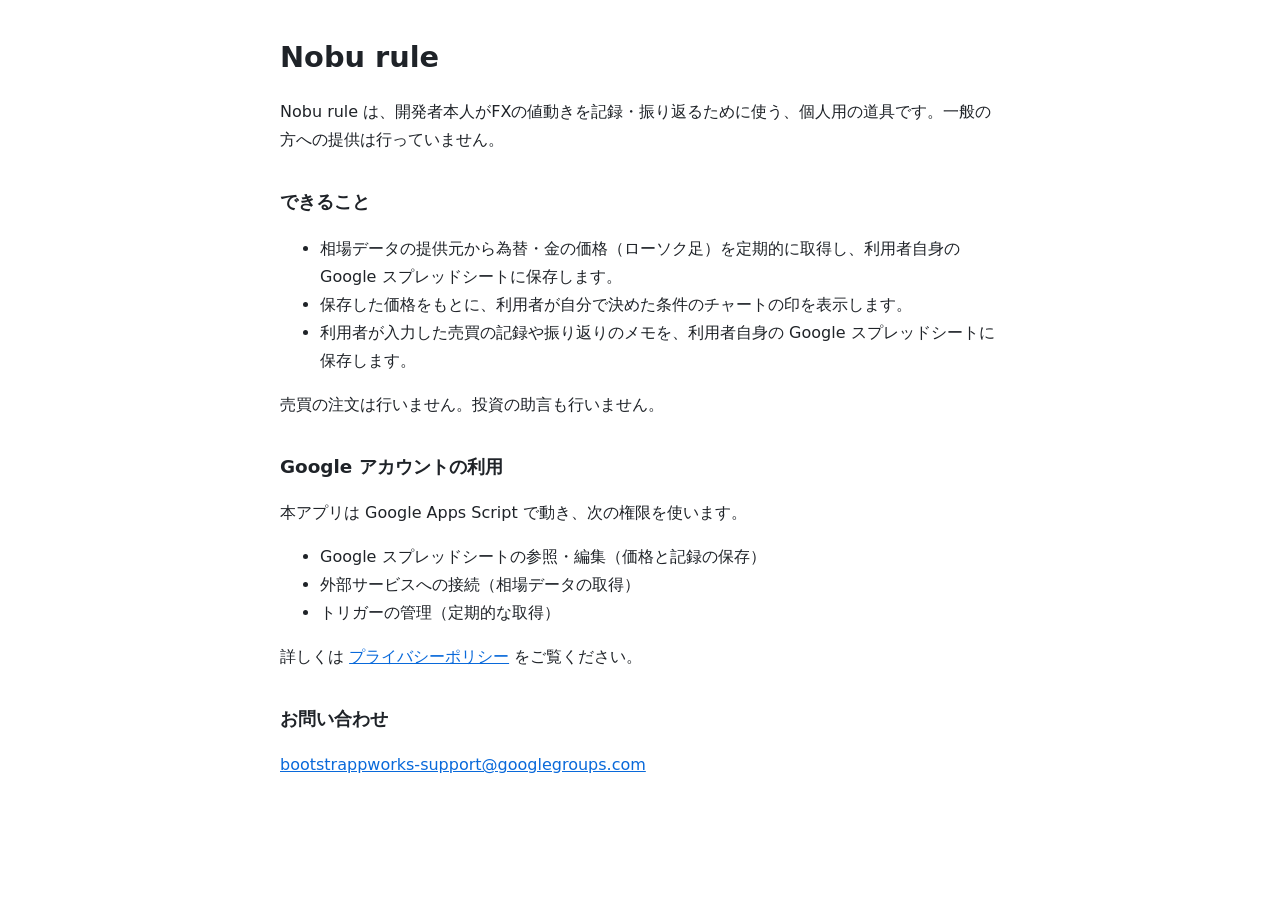
<file: index.html>
<!doctype html>
<html lang="ja">
<head>
<meta charset="utf-8">
<meta name="viewport" content="width=device-width, initial-scale=1">
<title>Nobu rule</title>
<link rel="stylesheet" href="style.css">
</head>
<body>
<main>
  <h1>Nobu rule</h1>
  <p>Nobu rule は、開発者本人がFXの値動きを記録・振り返るために使う、個人用の道具です。一般の方への提供は行っていません。</p>

  <h2>できること</h2>
  <ul>
    <li>相場データの提供元から為替・金の価格（ローソク足）を定期的に取得し、利用者自身の Google スプレッドシートに保存します。</li>
    <li>保存した価格をもとに、利用者が自分で決めた条件のチャートの印を表示します。</li>
    <li>利用者が入力した売買の記録や振り返りのメモを、利用者自身の Google スプレッドシートに保存します。</li>
  </ul>
  <p>売買の注文は行いません。投資の助言も行いません。</p>

  <h2>Google アカウントの利用</h2>
  <p>本アプリは Google Apps Script で動き、次の権限を使います。</p>
  <ul>
    <li>Google スプレッドシートの参照・編集（価格と記録の保存）</li>
    <li>外部サービスへの接続（相場データの取得）</li>
    <li>トリガーの管理（定期的な取得）</li>
  </ul>
  <p>詳しくは <a href="privacy.html">プライバシーポリシー</a> をご覧ください。</p>

  <h2>お問い合わせ</h2>
  <p><a href="mailto:bootstrappworks-support@googlegroups.com">bootstrappworks-support@googlegroups.com</a></p>
</main>
</body>
</html>
</file>
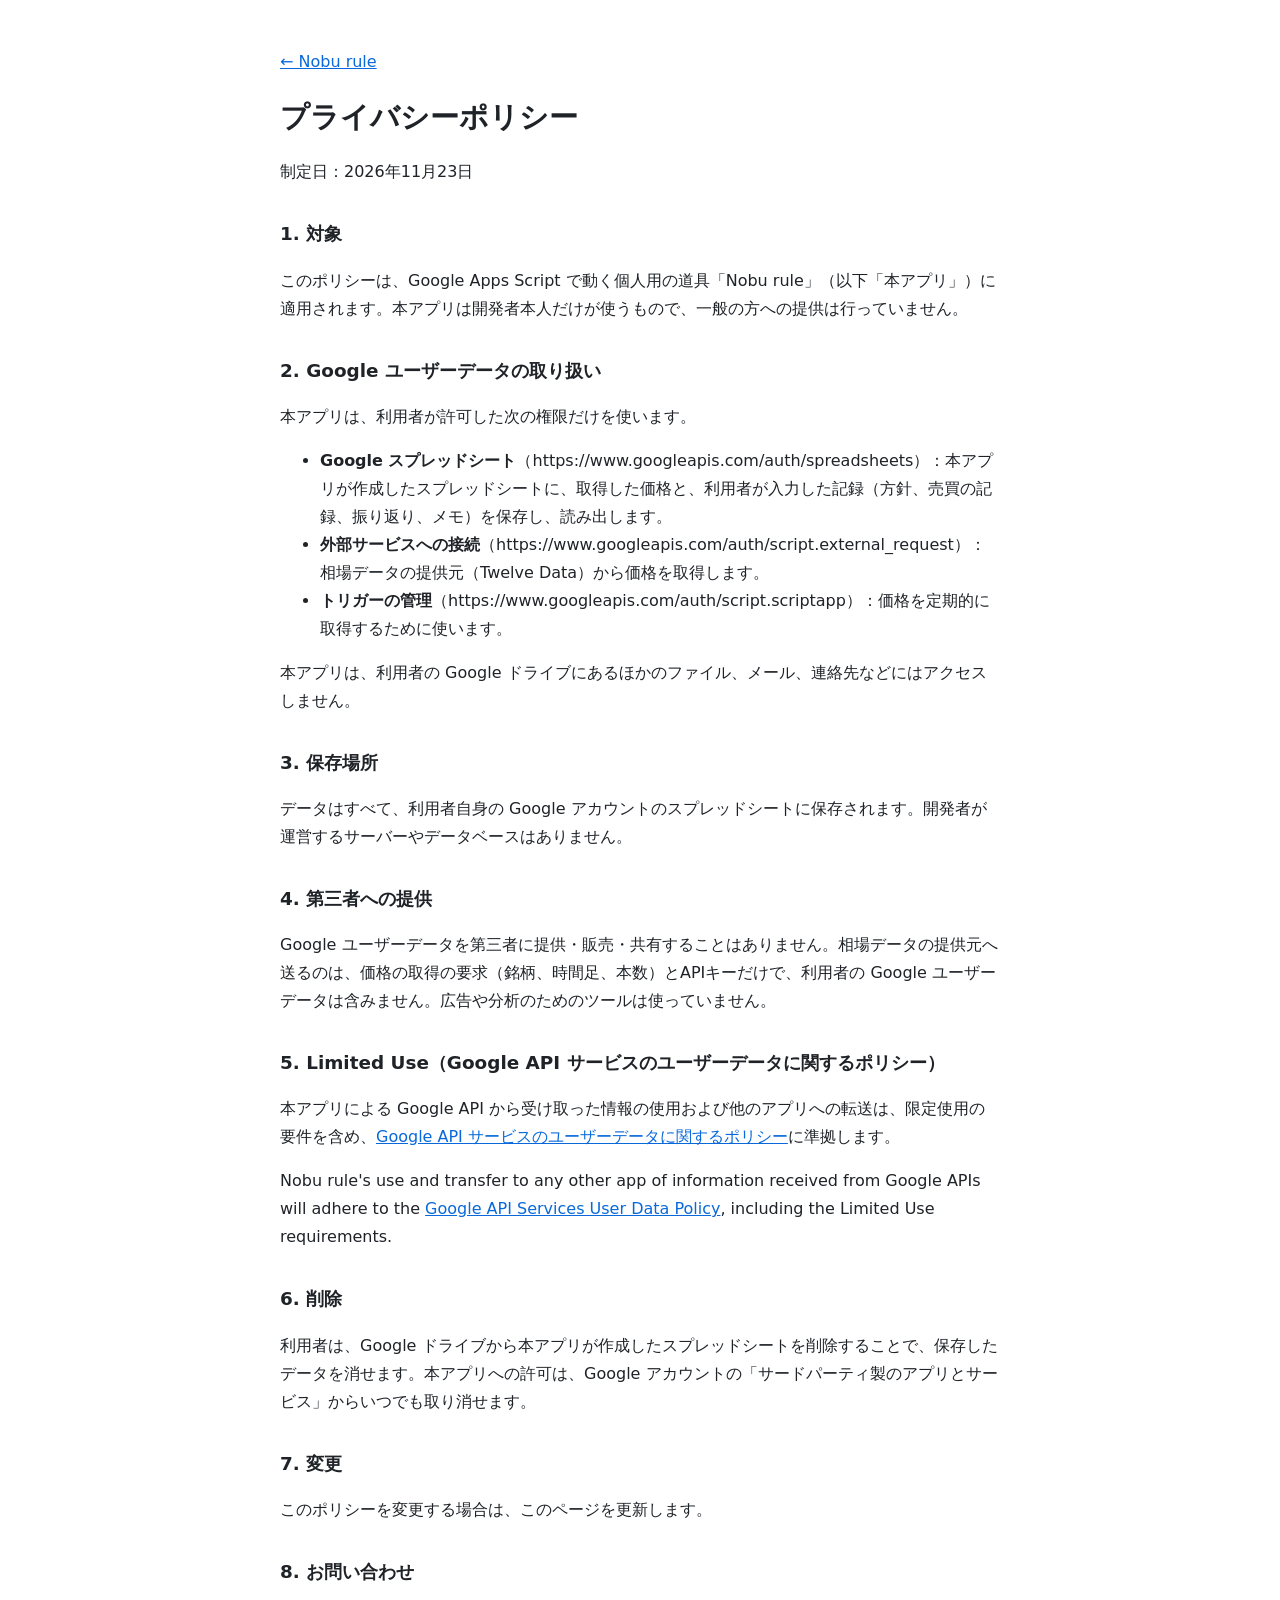
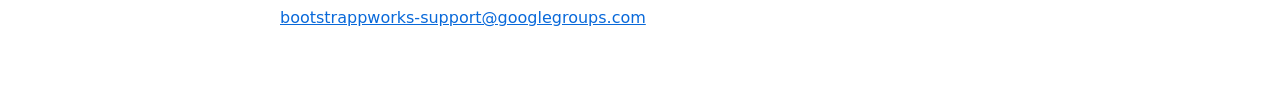
<file: privacy.html>
<!doctype html>
<html lang="ja">
<head>
<meta charset="utf-8">
<meta name="viewport" content="width=device-width, initial-scale=1">
<title>Nobu rule プライバシーポリシー</title>
<link rel="stylesheet" href="style.css">
</head>
<body>
<main>
  <p><a href="index.html">← Nobu rule</a></p>
  <h1>プライバシーポリシー</h1>
  <p>制定日：2026年11月23日</p>

  <h2>1. 対象</h2>
  <p>このポリシーは、Google Apps Script で動く個人用の道具「Nobu rule」（以下「本アプリ」）に適用されます。本アプリは開発者本人だけが使うもので、一般の方への提供は行っていません。</p>

  <h2>2. Google ユーザーデータの取り扱い</h2>
  <p>本アプリは、利用者が許可した次の権限だけを使います。</p>
  <ul>
    <li><strong>Google スプレッドシート</strong>（https://www.googleapis.com/auth/spreadsheets）：本アプリが作成したスプレッドシートに、取得した価格と、利用者が入力した記録（方針、売買の記録、振り返り、メモ）を保存し、読み出します。</li>
    <li><strong>外部サービスへの接続</strong>（https://www.googleapis.com/auth/script.external_request）：相場データの提供元（Twelve Data）から価格を取得します。</li>
    <li><strong>トリガーの管理</strong>（https://www.googleapis.com/auth/script.scriptapp）：価格を定期的に取得するために使います。</li>
  </ul>
  <p>本アプリは、利用者の Google ドライブにあるほかのファイル、メール、連絡先などにはアクセスしません。</p>

  <h2>3. 保存場所</h2>
  <p>データはすべて、利用者自身の Google アカウントのスプレッドシートに保存されます。開発者が運営するサーバーやデータベースはありません。</p>

  <h2>4. 第三者への提供</h2>
  <p>Google ユーザーデータを第三者に提供・販売・共有することはありません。相場データの提供元へ送るのは、価格の取得の要求（銘柄、時間足、本数）とAPIキーだけで、利用者の Google ユーザーデータは含みません。広告や分析のためのツールは使っていません。</p>

  <h2>5. Limited Use（Google API サービスのユーザーデータに関するポリシー）</h2>
  <p>本アプリによる Google API から受け取った情報の使用および他のアプリへの転送は、限定使用の要件を含め、<a href="https://developers.google.com/terms/api-services-user-data-policy">Google API サービスのユーザーデータに関するポリシー</a>に準拠します。</p>
  <p lang="en">Nobu rule's use and transfer to any other app of information received from Google APIs will adhere to the <a href="https://developers.google.com/terms/api-services-user-data-policy">Google API Services User Data Policy</a>, including the Limited Use requirements.</p>

  <h2>6. 削除</h2>
  <p>利用者は、Google ドライブから本アプリが作成したスプレッドシートを削除することで、保存したデータを消せます。本アプリへの許可は、Google アカウントの「サードパーティ製のアプリとサービス」からいつでも取り消せます。</p>

  <h2>7. 変更</h2>
  <p>このポリシーを変更する場合は、このページを更新します。</p>

  <h2>8. お問い合わせ</h2>
  <p><a href="mailto:bootstrappworks-support@googlegroups.com">bootstrappworks-support@googlegroups.com</a></p>
</main>
</body>
</html>
</file>
<file: style.css>
:root { --bg: #ffffff; --fg: #1f2328; --muted: #59636e; --link: #0969da; }
@media (prefers-color-scheme: dark) {
  :root { --bg: #0d1117; --fg: #e6edf3; --muted: #9198a1; --link: #4493f8; }
}
body { margin: 0; background: var(--bg); color: var(--fg); font-family: system-ui, -apple-system, "Hiragino Sans", "Yu Gothic UI", sans-serif; line-height: 1.75; }
main { max-width: 720px; margin: 0 auto; padding: 32px 16px 64px; }
h1 { font-size: 1.8rem; margin: 0 0 16px; }
h2 { font-size: 1.15rem; margin: 32px 0 8px; }
a { color: var(--link); }
p, li { overflow-wrap: anywhere; }
</file>
